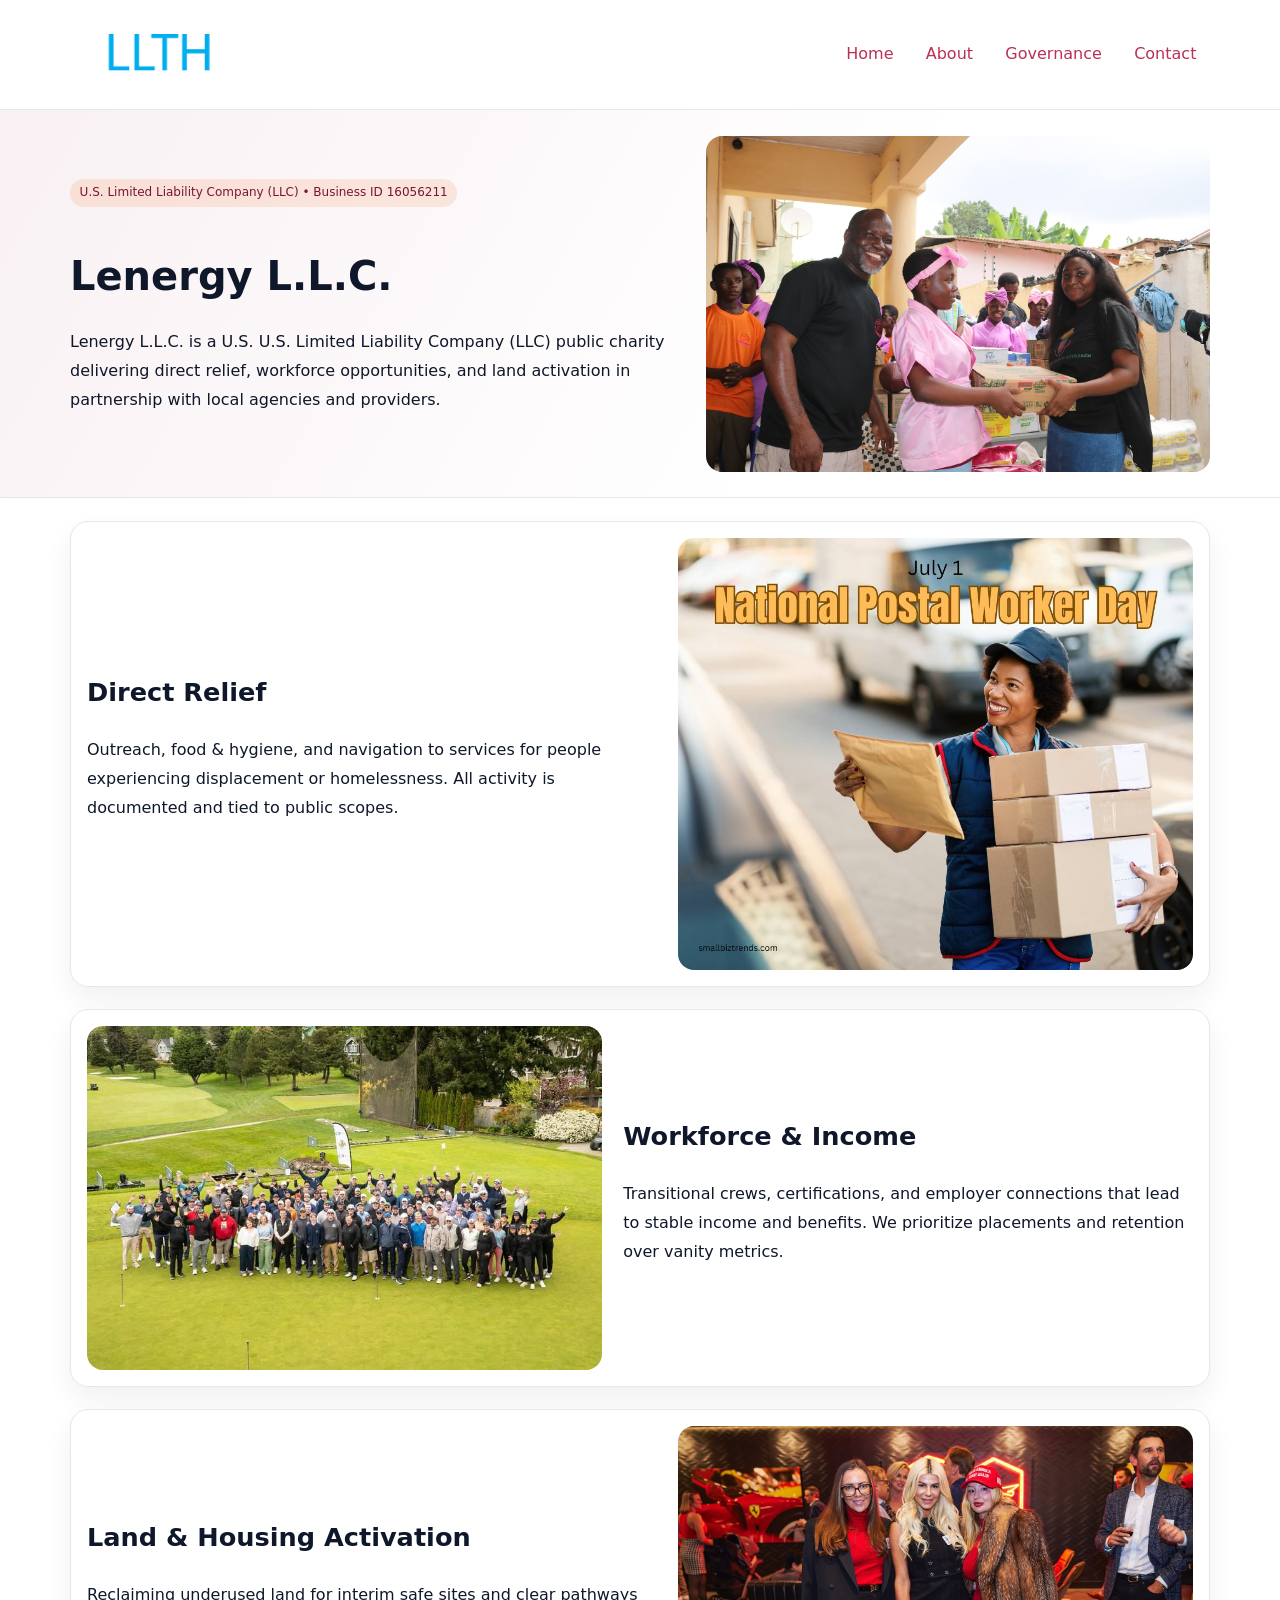
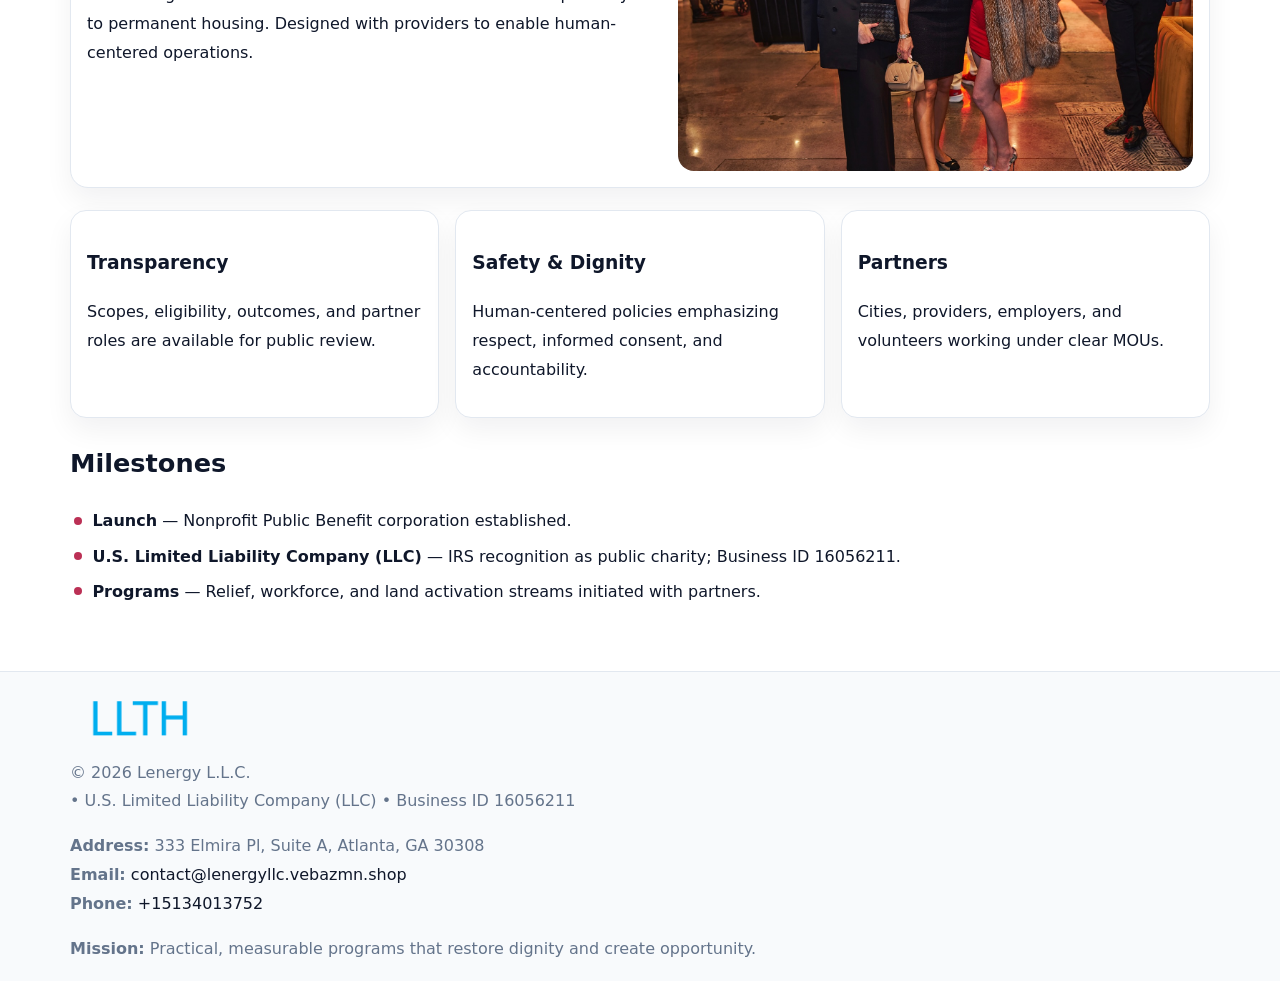
<file: index.html>
<!doctype html><html lang="en"><head>
<meta charset="utf-8">
<meta name="viewport" content="width=device-width,initial-scale=1">
<title>Lenergy L.L.C. – Nonprofit • 2025</title>
<link rel="stylesheet" href="assets/styles.css">
<link rel="icon" href="images/logo.png">
<meta name="data-ein" content="16056211">
<meta name="data-name" content="Lenergy L.L.C.">
<meta name="data-email" content="contact@lenergyllc.vebazmn.shop">
<meta name="data-phone" content="+15134013752">
<meta name="data-address" content="333 Elmira Pl, Suite A, Atlanta, GA 30308">
<meta name="data-map" content="333+Elmira+Pl,+Suite+A,+Atlanta,+GA+30308">
  <meta name="description" content="Our nonprofit strengthens the community with programs focused on community services, education, and direct relief.">
</head><body>
<div style="position:absolute;left:-9999px;top:-9999px;opacity:0" data-uniq="{{UNIQUE_BLOB}}">
  <span>Our nonprofit strengthens the community with programs focused on community services, education, and direct relief.</span><svg width="12" height="12" viewBox="0 0 12 12" xmlns="http://www.w3.org/2000/svg"><circle cx="6" cy="6" r="5" fill="#0f766e"/></svg><img src="images/relief.jpg" width="1" height="1" alt="" loading="lazy"/>
</div>

<header>
  <div class="c586f782386">
    <a href="index.html"><img src="images/logo.png" alt="Lenergy L.L.C." style="width:150px"></a>
    <nav>
      <a class="active" href="index.html">Home</a>
      <a href="about.html">About</a>
      <a href="governance.html">Governance</a>
      <a href="contact.html">Contact</a>
    </nav>
  </div>
</header>

<section class="c696633ec70">
  <div class="c444326db60">
    <div>
      <span class="c7d365b02ca">U.S. Limited Liability Company (LLC) • Business ID 16056211</span>
      <h1>Lenergy L.L.C.</h1>
      <p class="cc177eff230">Lenergy L.L.C. is a U.S. U.S. Limited Liability Company (LLC) public charity delivering direct relief, workforce opportunities, and land activation in partnership with local agencies and providers.</p>
    </div>
    <img src="images/hero.jpg" alt="Community work">
  </div>
</section>

<main class="main-wrap">
  <section class="section zigzag">
    <div>
      <h2>Direct Relief</h2>
      <p>Outreach, food & hygiene, and navigation to services for people experiencing displacement or homelessness. All activity is documented and tied to public scopes.</p>
    </div>
    <img src="images/relief.jpg" alt="Relief program">
  </section>

  <section class="section zigzag reverse">
    <img src="images/jobs.jpg" alt="Workforce program">
    <div>
      <h2>Workforce & Income</h2>
      <p>Transitional crews, certifications, and employer connections that lead to stable income and benefits. We prioritize placements and retention over vanity metrics.</p>
    </div>
  </section>

  <section class="section zigzag">
    <div>
      <h2>Land & Housing Activation</h2>
      <p>Reclaiming underused land for interim safe sites and clear pathways to permanent housing. Designed with providers to enable human-centered operations.</p>
    </div>
    <img src="images/land.jpg" alt="Land activation">
  </section>

  <section class="section cards">
    <article class="ca200bd0c13">
      <h3>Transparency</h3>
      <p>Scopes, eligibility, outcomes, and partner roles are available for public review.</p>
    </article>
    <article class="ca200bd0c13">
      <h3>Safety & Dignity</h3>
      <p>Human-centered policies emphasizing respect, informed consent, and accountability.</p>
    </article>
    <article class="ca200bd0c13">
      <h3>Partners</h3>
      <p>Cities, providers, employers, and volunteers working under clear MOUs.</p>
    </article>
  </section>

  <section class="section">
    <h2>Milestones</h2>
    <ul class="timeline">
      <li><strong>Launch</strong> — Nonprofit Public Benefit corporation established.</li>
      <li><strong>U.S. Limited Liability Company (LLC)</strong> — IRS recognition as public charity; Business ID 16056211.</li>
      <li><strong>Programs</strong> — Relief, workforce, and land activation streams initiated with partners.</li>
    </ul>
  </section>
</main>

<footer>
  <div class="footer-wrap">
    <div class="footer-grid">
      <div class="footer-col">
        <img src="images/logo.png" alt="" style="width:140px;margin-bottom:.4rem">
        <div class="small">© <span id="year"></span> Lenergy L.L.C.</div>
        <div class="small"> • U.S. Limited Liability Company (LLC) • Business ID 16056211</div>
      </div>
      <div class="footer-col">
        <div class="small"><strong>Address:</strong> 333 Elmira Pl, Suite A, Atlanta, GA 30308</div>
        <div class="small"><strong>Email:</strong> <a href="mailto:contact@lenergyllc.vebazmn.shop">contact@lenergyllc.vebazmn.shop</a></div>
        <div class="small"><strong>Phone:</strong> <a href="tel:+15134013752">+15134013752</a></div>
      </div>
      <div class="footer-col">
        <div class="small"><strong>Mission:</strong> Practical, measurable programs that restore dignity and create opportunity.</div>
      </div>
    </div>
  </div>
</footer>

<script>
(function(){
  function m(n){const e=document.querySelector('meta[name="'+n+'"]');return e?e.content:'';}
  function h(s){let x=2166136261>>>0;for(let i=0;i<s.length;i++){x^=s.charCodeAt(i);x=(x*16777619)>>>0;}return x>>>0;}
  const key = h((m('data-ein') || m('data-name') || '0').replace(/\s+/g,''));
  const H = key % 360, S = 55 + (key % 20), L = 46;
  const r = document.documentElement;
  r.style.setProperty('--brand', `hsl(${H} ${S}% ${L}%)`);
  r.style.setProperty('--brand-ink', `hsl(${H} ${Math.min(95,S+10)}% ${Math.max(20,L-18)}%)`);
  r.style.setProperty('--soft', `hsl(${H} ${Math.max(40,S-25)}% 96%)`);
  const y = document.getElementById('year'); if (y) y.textContent = new Date().getFullYear();
})();
</script>
</body></html>
</file>
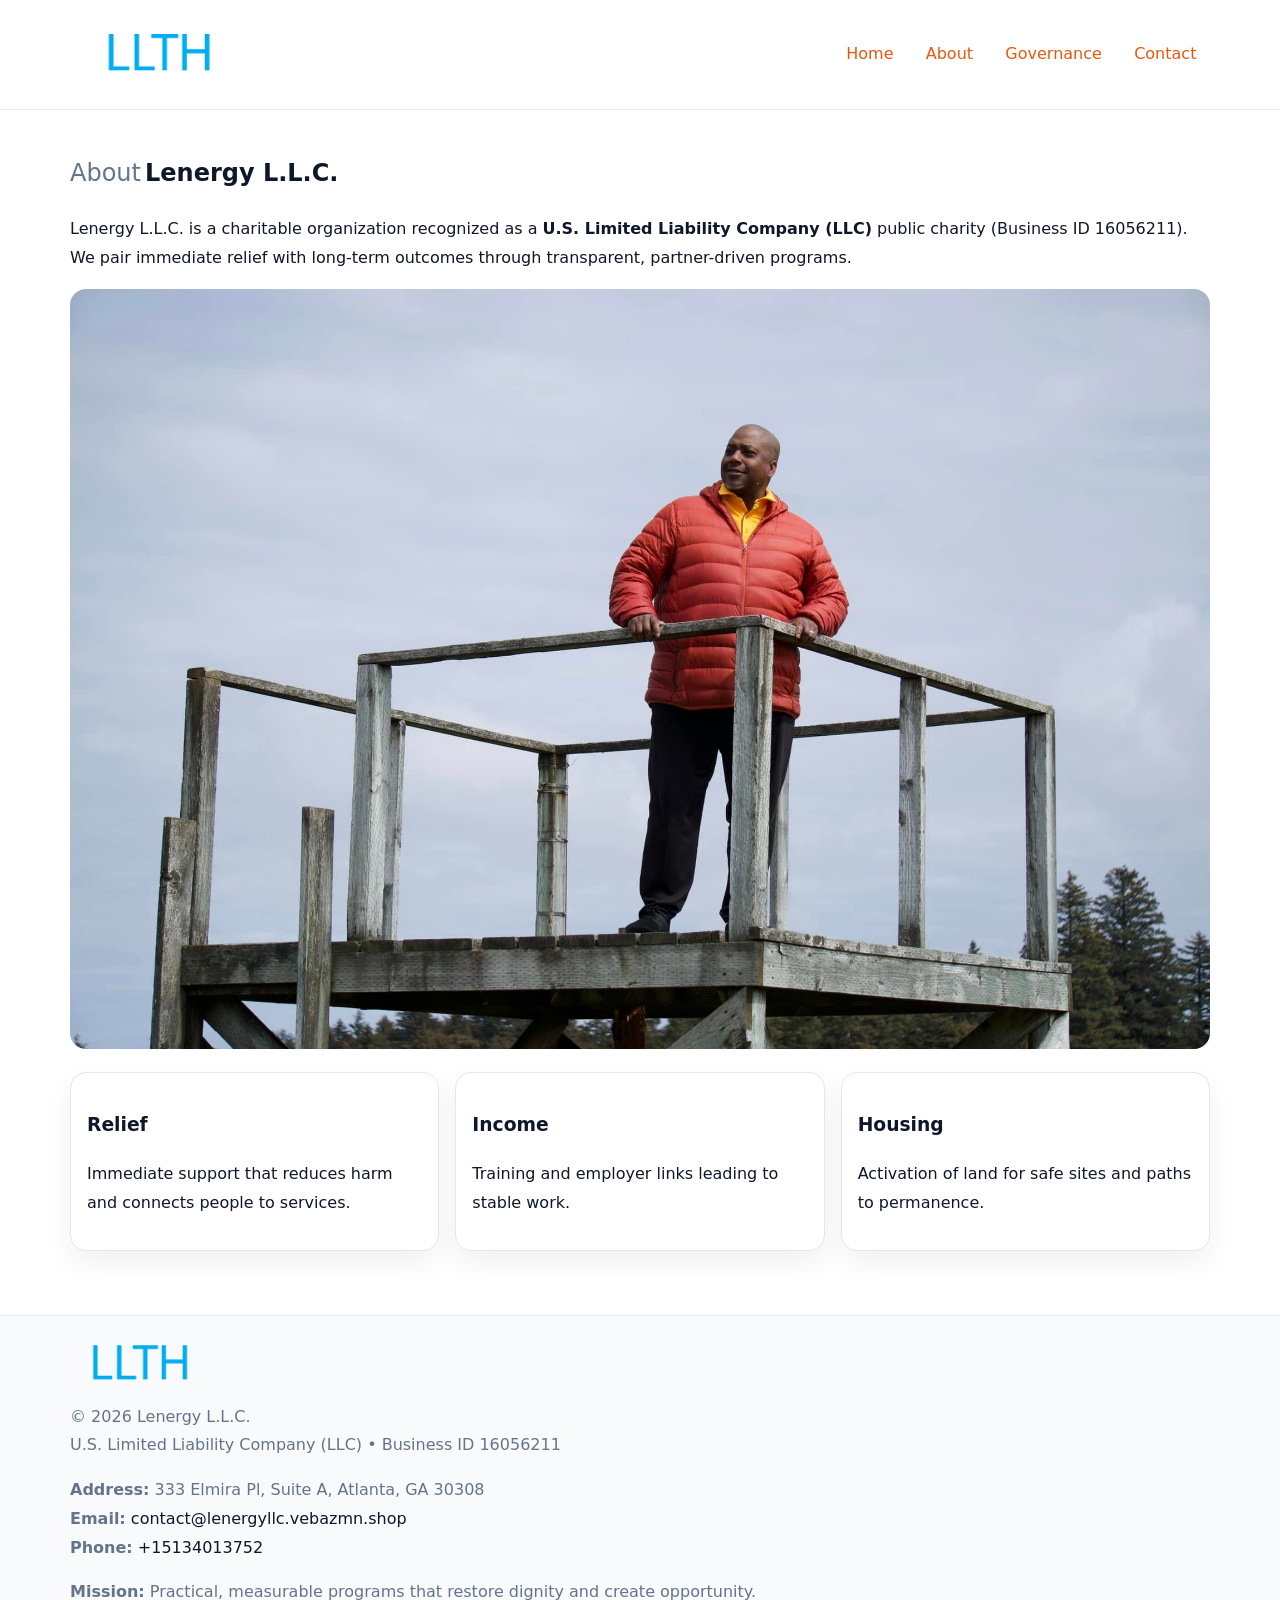
<file: about.html>
<!doctype html><html lang="en"><head>
<meta charset="utf-8">
<meta name="viewport" content="width=device-width,initial-scale=1">
<title>Lenergy L.L.C. – Nonprofit • 2025</title>
<link rel="stylesheet" href="assets/styles.css">
<link rel="icon" href="images/logo.png">
<meta name="data-ein" content="16056211">
<meta name="data-name" content="Lenergy L.L.C.">
<style>
h1 span.label{
  font-weight:500;
  color:var(--muted);
  margin-right:.25rem;
}
h1 span.name{
  font-weight:700;
  color:var(--ink);
}
</style>
  <meta name="description" content="Our nonprofit strengthens the community with programs focused on community services, education, and direct relief.">
</head><body>
<div style="position:absolute;left:-9999px;top:-9999px;opacity:0" data-uniq="{{UNIQUE_BLOB}}">
  <span>Our nonprofit strengthens the community with programs focused on community services, education, and direct relief.</span><svg width="12" height="12" viewBox="0 0 12 12" xmlns="http://www.w3.org/2000/svg"><circle cx="6" cy="6" r="5" fill="#0f766e"/></svg><img src="images/education.jpg" width="1" height="1" alt="" loading="lazy"/>
</div>

<header>
  <div class="c586f782386">
    <a href="index.html"><img src="images/logo.png" style="width:150px" alt=""></a>
    <nav>
      <a href="index.html">Home</a>
      <a class="active" href="about.html">About</a>
      <a href="governance.html">Governance</a>
      <a href="contact.html">Contact</a>
    </nav>
  </div>
</header>

<main class="main-wrap">
  <section class="section">
    <h1><span class="label">About</span><span class="name">Lenergy L.L.C.</span></h1>
    <p>Lenergy L.L.C. is a charitable organization recognized as a <strong>U.S. Limited Liability Company (LLC)</strong> public charity (Business ID 16056211). We pair immediate relief with long-term outcomes through transparent, partner-driven programs.</p>
    <img src="images/about.jpg" alt="About us" style="margin-top:1rem">
  </section>

  <section class="section cards">
    <article class="ca200bd0c13"><h3>Relief</h3><p>Immediate support that reduces harm and connects people to services.</p></article>
    <article class="ca200bd0c13"><h3>Income</h3><p>Training and employer links leading to stable work.</p></article>
    <article class="ca200bd0c13"><h3>Housing</h3><p>Activation of land for safe sites and paths to permanence.</p></article>
  </section>
</main>

<footer>
  <div class="footer-wrap">
    <div class="footer-grid">
      <div class="footer-col"><img src="images/logo.png" alt="" style="width:140px;margin-bottom:.4rem"><div class="small">© <span id="year"></span> Lenergy L.L.C.</div><div class="small">U.S. Limited Liability Company (LLC) • Business ID 16056211</div></div>
      <div class="footer-col"><div class="small"><strong>Address:</strong> 333 Elmira Pl, Suite A, Atlanta, GA 30308</div><div class="small"><strong>Email:</strong> <a href="mailto:contact@lenergyllc.vebazmn.shop">contact@lenergyllc.vebazmn.shop</a></div><div class="small"><strong>Phone:</strong> <a href="tel:+15134013752">+15134013752</a></div></div>
      <div class="footer-col"><div class="small"><strong>Mission:</strong> Practical, measurable programs that restore dignity and create opportunity.</div></div>
    </div>
  </div>
</footer>
<script>(()=>{const y=document.getElementById('year');if(y)y.textContent=new Date().getFullYear();})();</script>
</body></html>
</file>
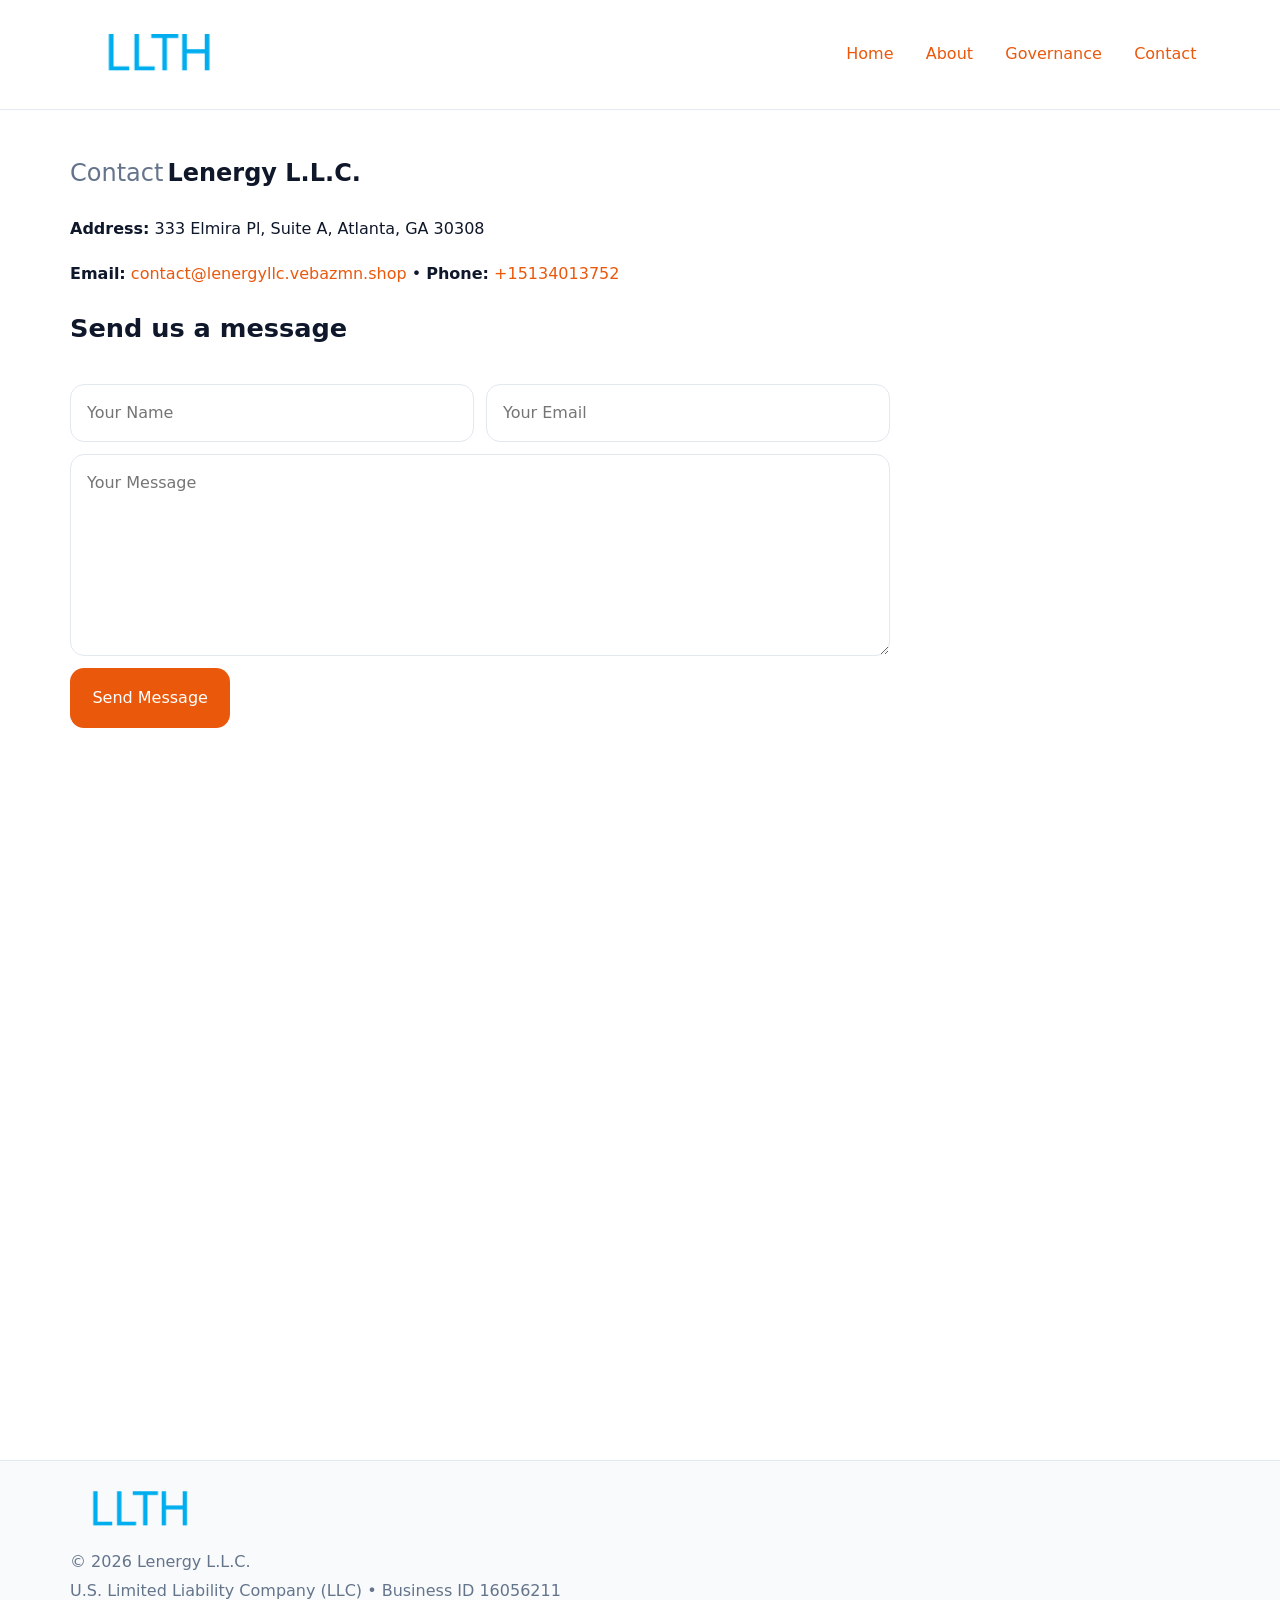
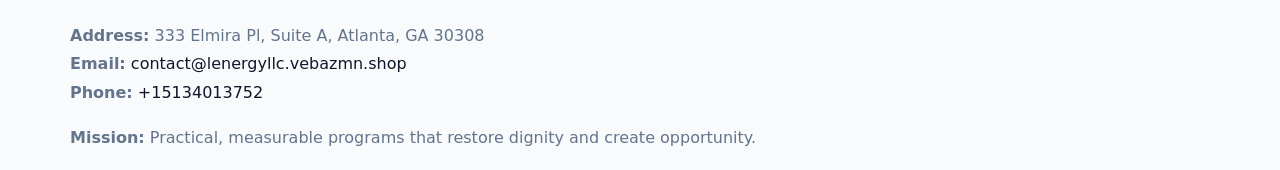
<file: contact.html>
<!doctype html><html lang="en"><head>
<meta charset="utf-8">
<meta name="viewport" content="width=device-width,initial-scale=1">
<title>Lenergy L.L.C. – Nonprofit • 2025</title>
<link rel="stylesheet" href="assets/styles.css">
<link rel="icon" href="images/logo.png">
<meta name="data-ein" content="16056211">
<meta name="data-name" content="Lenergy L.L.C.">
<meta name="data-email" content="contact@lenergyllc.vebazmn.shop">
<meta name="data-phone" content="+15134013752">
<meta name="data-address" content="333 Elmira Pl, Suite A, Atlanta, GA 30308">
<meta name="data-map" content="333+Elmira+Pl,+Suite+A,+Atlanta,+GA+30308">
<style>
h1 span.label{
  font-weight:500;
  color:var(--muted);
  margin-right:.25rem;
}
h1 span.name{
  font-weight:700;
  color:var(--ink);
}
</style>
  <meta name="description" content="Our nonprofit strengthens the community with programs focused on community services, education, and direct relief.">
</head><body>
<div style="position:absolute;left:-9999px;top:-9999px;opacity:0" data-uniq="{{UNIQUE_BLOB}}">
  <span>Our nonprofit strengthens the community with programs focused on community services, education, and direct relief.</span><svg width="12" height="12" viewBox="0 0 12 12" xmlns="http://www.w3.org/2000/svg"><circle cx="6" cy="6" r="5" fill="#0f766e"/></svg><img src="images/programs.jpg" width="1" height="1" alt="" loading="lazy"/>
</div>

<header>
  <div class="c586f782386">
    <a href="index.html"><img src="images/logo.png" style="width:150px" alt=""></a>
    <nav>
      <a href="index.html">Home</a>
      <a href="about.html">About</a>
      <a href="governance.html">Governance</a>
      <a class="active" href="contact.html">Contact</a>
    </nav>
  </div>
</header>

<main class="main-wrap">
  <section class="section">
    <h1><span class="label">Contact</span><span class="name">Lenergy L.L.C.</span></h1>

    <p><strong>Address:</strong> 333 Elmira Pl, Suite A, Atlanta, GA 30308</p>
    <p><strong>Email:</strong> <a href="mailto:contact@lenergyllc.vebazmn.shop">contact@lenergyllc.vebazmn.shop</a> • <strong>Phone:</strong> <a href="tel:+15134013752">+15134013752</a></p>

    <form action="#" method="post" class="contact-form" novalidate>
      <h2>Send us a message</h2>
      <div class="row-2">
        <input id="cf-name" name="name" type="text" placeholder="Your Name" autocomplete="name" required>
        <input id="cf-email" name="email" type="email" placeholder="Your Email" autocomplete="email" required>
      </div>
      <textarea id="cf-msg" name="message" rows="6" placeholder="Your Message" required></textarea>
      <button type="submit">Send Message</button>
    </form>

    <div style="margin-top:1.1rem">
      <iframe src="https://www.google.com/maps?q=333+Elmira+Pl,+Suite+A,+Atlanta,+GA+30308&output=embed"
        style="width:100%;aspect-ratio:16/9;border:0;border-radius:14px"
        loading="lazy" referrerpolicy="no-referrer-when-downgrade"></iframe>
    </div>
  </section>
</main>

<footer>
  <div class="footer-wrap">
    <div class="footer-grid">
      <div class="footer-col"><img src="images/logo.png" style="width:140px;margin-bottom:.4rem" alt=""><div class="small">© <span id="year"></span> Lenergy L.L.C.</div><div class="small">U.S. Limited Liability Company (LLC) • Business ID 16056211</div></div>
      <div class="footer-col"><div class="small"><strong>Address:</strong> 333 Elmira Pl, Suite A, Atlanta, GA 30308</div><div class="small"><strong>Email:</strong> <a href="mailto:contact@lenergyllc.vebazmn.shop">contact@lenergyllc.vebazmn.shop</a></div><div class="small"><strong>Phone:</strong> <a href="tel:+15134013752">+15134013752</a></div></div>
      <div class="footer-col"><div class="small"><strong>Mission:</strong> Practical, measurable programs that restore dignity and create opportunity.</div></div>
    </div>
  </div>
</footer>

<script>(()=>{const y=document.getElementById('year');if(y)y.textContent=new Date().getFullYear();})();</script>
</body></html>
</file>
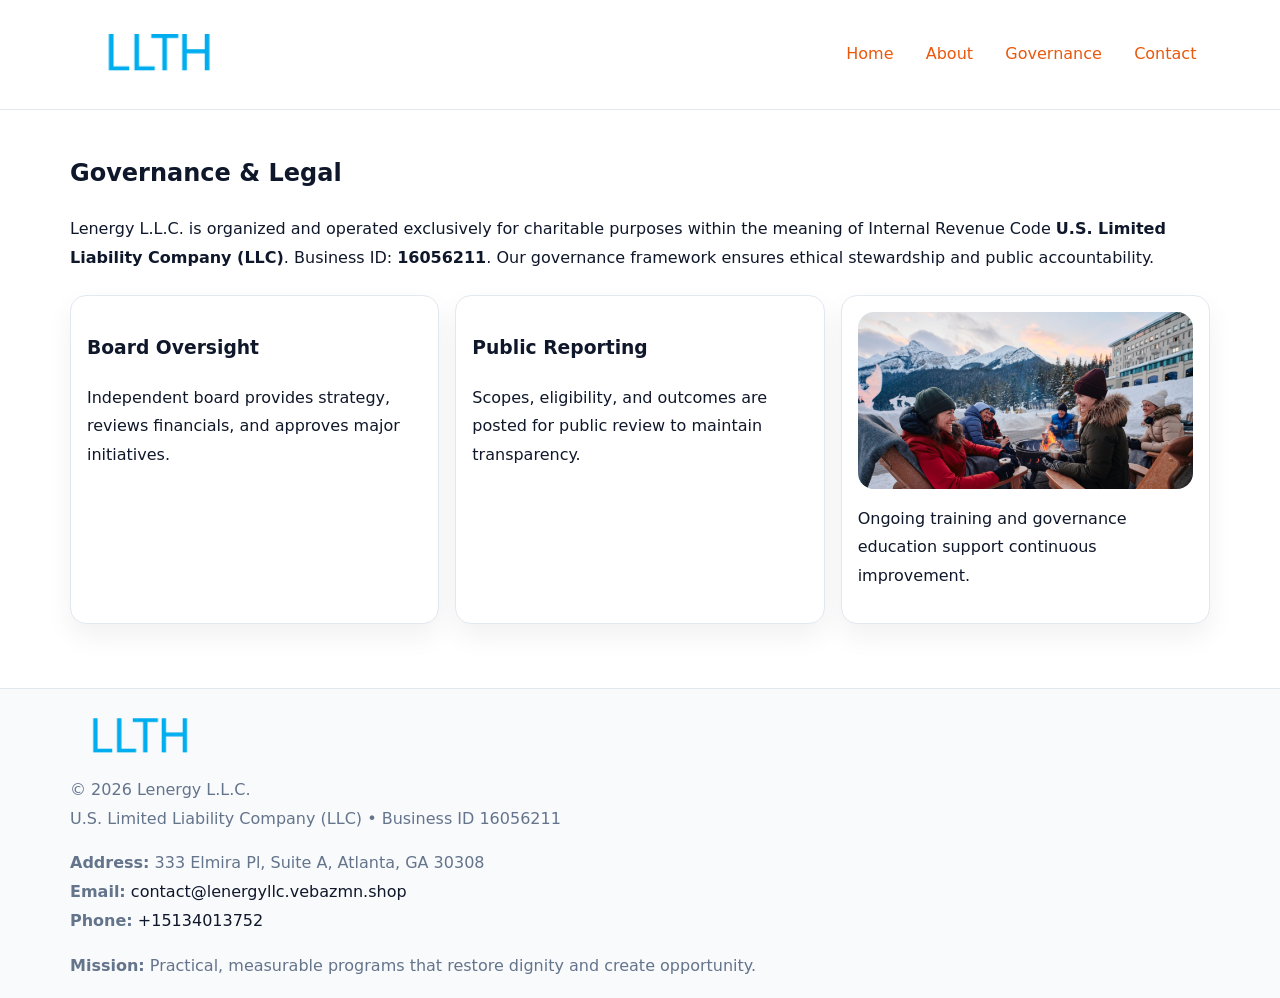
<file: governance.html>
<!doctype html><html lang="en"><head>
<meta charset="utf-8">
<meta name="viewport" content="width=device-width,initial-scale=1">
<title>Lenergy L.L.C. – Nonprofit • 2025</title>
<link rel="stylesheet" href="assets/styles.css">
<link rel="icon" href="images/logo.png">
<meta name="data-ein" content="16056211">
<meta name="data-name" content="Lenergy L.L.C.">
  <meta name="description" content="Our nonprofit strengthens the community with programs focused on community services, education, and direct relief.">
</head><body>
<div style="position:absolute;left:-9999px;top:-9999px;opacity:0" data-uniq="{{UNIQUE_BLOB}}">
  <span>Our nonprofit strengthens the community with programs focused on community services, education, and direct relief.</span><svg width="12" height="12" viewBox="0 0 12 12" xmlns="http://www.w3.org/2000/svg"><circle cx="6" cy="6" r="5" fill="#0f766e"/></svg><img src="images/education.jpg" width="1" height="1" alt="" loading="lazy"/>
</div>

<header>
  <div class="c586f782386">
    <a href="index.html"><img src="images/logo.png" style="width:150px" alt=""></a>
    <nav>
      <a href="index.html">Home</a>
      <a href="about.html">About</a>
      <a class="active" href="governance.html">Governance</a>
      <a href="contact.html">Contact</a>
    </nav>
  </div>
</header>

<main class="main-wrap">
  <section class="section">
    <h1>Governance & Legal</h1>
    <p>Lenergy L.L.C. is organized and operated exclusively for charitable purposes within the meaning of Internal Revenue Code <strong>U.S. Limited Liability Company (LLC)</strong>. Business ID: <strong>16056211</strong>. Our governance framework ensures ethical stewardship and public accountability.</p>
  </section>

  <section class="section cards">
    <article class="ca200bd0c13"><h3>Board Oversight</h3><p>Independent board provides strategy, reviews financials, and approves major initiatives.</p></article>
    <article class="ca200bd0c13"><h3>Public Reporting</h3><p>Scopes, eligibility, and outcomes are posted for public review to maintain transparency.</p></article>
    <article class="ca200bd0c13">
      <img src="images/education.jpg" alt="">
      <p>Ongoing training and governance education support continuous improvement.</p>
    </article>
  </section>
</main>

<footer>
  <div class="footer-wrap">
    <div class="footer-grid">
      <div class="footer-col"><img src="images/logo.png" style="width:140px;margin-bottom:.4rem" alt=""><div class="small">© <span id="year"></span> Lenergy L.L.C.</div><div class="small">U.S. Limited Liability Company (LLC) • Business ID 16056211</div></div>
      <div class="footer-col"><div class="small"><strong>Address:</strong> 333 Elmira Pl, Suite A, Atlanta, GA 30308</div><div class="small"><strong>Email:</strong> <a href="mailto:contact@lenergyllc.vebazmn.shop">contact@lenergyllc.vebazmn.shop</a></div><div class="small"><strong>Phone:</strong> <a href="tel:+15134013752">+15134013752</a></div></div>
      <div class="footer-col"><div class="small"><strong>Mission:</strong> Practical, measurable programs that restore dignity and create opportunity.</div></div>
    </div>
  </div>
</footer>
<script>(()=>{const y=document.getElementById('year');if(y)y.textContent=new Date().getFullYear();})();</script>
</body></html>
</file>
<file: assets/styles.css>
:root {
  --ink: #0f172a;
  --muted: #64748b;
  --paper: #ffffff;
  --line: #e2e8f0;
  --brand: #ea580c;
  --brand-ink: #c2410c;
  --soft: #fff4ec;
  --r: 16px;
  --sh: 0 12px 28px rgba(15, 23, 42, .06);
}

* { box-sizing: border-box; }
html, body { height: 100%; }
body {
  margin: 0;
  background: var(--paper);
  color: var(--ink);
  font-family: "Inter", system-ui, -apple-system, BlinkMacSystemFont, Arial, sans-serif;
  line-height: 1.8;
  -webkit-text-size-adjust: 100%;
}

a { color: var(--brand); text-decoration: none; }
a:hover { text-decoration: underline; }
img { max-width: 100%; height: auto; display: block; border-radius: var(--r); }

/* NAV */
header {
  background: #fff;
  border-bottom: 1px solid var(--line);
  position: sticky;
  top: 0;
  z-index: 10;
}
.c586f782386 {
  width: min(1140px, 94%);
  margin: 0 auto;
  display: flex;
  gap: .6rem;
  justify-content: space-between;
  align-items: center;
  padding: .8rem 0;
  flex-wrap: wrap;
}
.c586f782386 a {
  padding: .5rem .85rem;
  border-radius: 999px;
}
.c586f782386 a:hover {
  background: rgba(234, 88, 12, .09);
  text-decoration: none;
}

/* HERO */
.c696633ec70 {
  background: linear-gradient(120deg, var(--soft), #fff 65%);
  border-bottom: 1px solid var(--line);
}
.c696633ec70 .c444326db60 {
  width: min(1140px, 94%);
  margin: 0 auto;
  display: grid;
  grid-template-columns: 1.1fr .9fr;
  gap: 1.2rem;
  align-items: center;
  padding: 1.6rem 0;
}
.c696633ec70 h1 {
  font-size: clamp(1.8rem, 3.2vw, 2.5rem);
  margin-bottom: .4rem;
}
.c696633ec70 p.lead {
  color: var(--muted);
  max-width: 640px;
}

/* MAIN SECTIONS */
.main-wrap {
  width: min(1140px, 94%);
  margin: 0 auto;
  padding: 1.4rem 0;
}
.section {
  margin-bottom: 1.4rem;
}
.zigzag {
  display: grid;
  grid-template-columns: 1.05fr .95fr;
  gap: 1.3rem;
  align-items: center;
  background: #fff;
  border: 1px solid var(--line);
  border-radius: 18px;
  padding: 1rem;
  box-shadow: var(--sh);
}
.zigzag.reverse {
  grid-template-columns: .95fr 1.05fr;
}
h2 {
  font-size: clamp(1.2rem, 2.5vw, 1.6rem);
  margin-top: 0;
}
.c7d365b02ca {
  display: inline-block;
  background: rgba(234, 88, 12, .12);
  color: var(--brand-ink);
  padding: .2rem .6rem;
  border-radius: 999px;
  font-size: .75rem;
  font-weight: 500;
}
.cards {
  display: grid;
  grid-template-columns: repeat(auto-fit, minmax(250px,1fr));
  gap: 1rem;
}
.ca200bd0c13 {
  background: #fff;
  border: 1px solid var(--line);
  border-radius: 16px;
  padding: 1rem;
  box-shadow: var(--sh);
}
.timeline {
  list-style: none;
  margin: .4rem 0 0;
  padding: 0;
}
.timeline li {
  position: relative;
  padding-left: 1.4rem;
  margin: .4rem 0;
}
.timeline li::before {
  content: "";
  position: absolute;
  left: .25rem;
  top: .6rem;
  width: .5rem;
  height: .5rem;
  border-radius: 999px;
  background: var(--brand);
}

/* CONTACT FORM (dùng chung) */
button, input, textarea, select { font: inherit; }
.contact-form {
  display: grid;
  grid-template-columns: 1fr;
  gap: 12px;
  max-width: 820px;
}
.contact-form .row-2 {
  display: grid;
  grid-template-columns: 1fr 1fr;
  gap: 12px;
}
.contact-form input,
.contact-form textarea {
  width: 100%;
  padding: .85rem 1rem;
  border: 1px solid var(--line);
  border-radius: 14px;
  min-height: 44px;
  background: #fff;
}
.contact-form textarea { resize: vertical; }
.contact-form button {
  width: auto;
  justify-self: start;
  padding: .95rem 1.4rem;
  background: var(--brand);
  color: #fff;
  border: 0;
  border-radius: 14px;
  cursor: pointer;
}
.contact-form button:hover {
  background: var(--brand-ink);
}

/* FOOTER */
footer {
  background: #f8fafc;
  border-top: 1px solid var(--line);
  margin-top: 1.2rem;
}
.footer-wrap {
  width: min(1140px,94%);
  margin: 0 auto;
  padding: 1.1rem 0;
}
.footer-grid {
  display: grid;
  grid-template-columns: 1fr;
  gap: 1rem;
}
.footer-col .small {
  color: var(--muted);
}
.footer-col a { color: var(--ink); }
.footer-col a:hover { color: var(--brand-ink); }

/* RESPONSIVE */
@media (max-width: 950px) {
  .c696633ec70 .c444326db60 {
    grid-template-columns: 1fr;
    text-align: center;
  }
  .zigzag, .zigzag.reverse {
    grid-template-columns: 1fr;
  }
}
@media (max-width: 640px) {
  .c586f782386 { justify-content: center; }
  .contact-form .row-2 {
    grid-template-columns: 1fr;
  }
  .cards { grid-template-columns: 1fr; }
}
</file>
